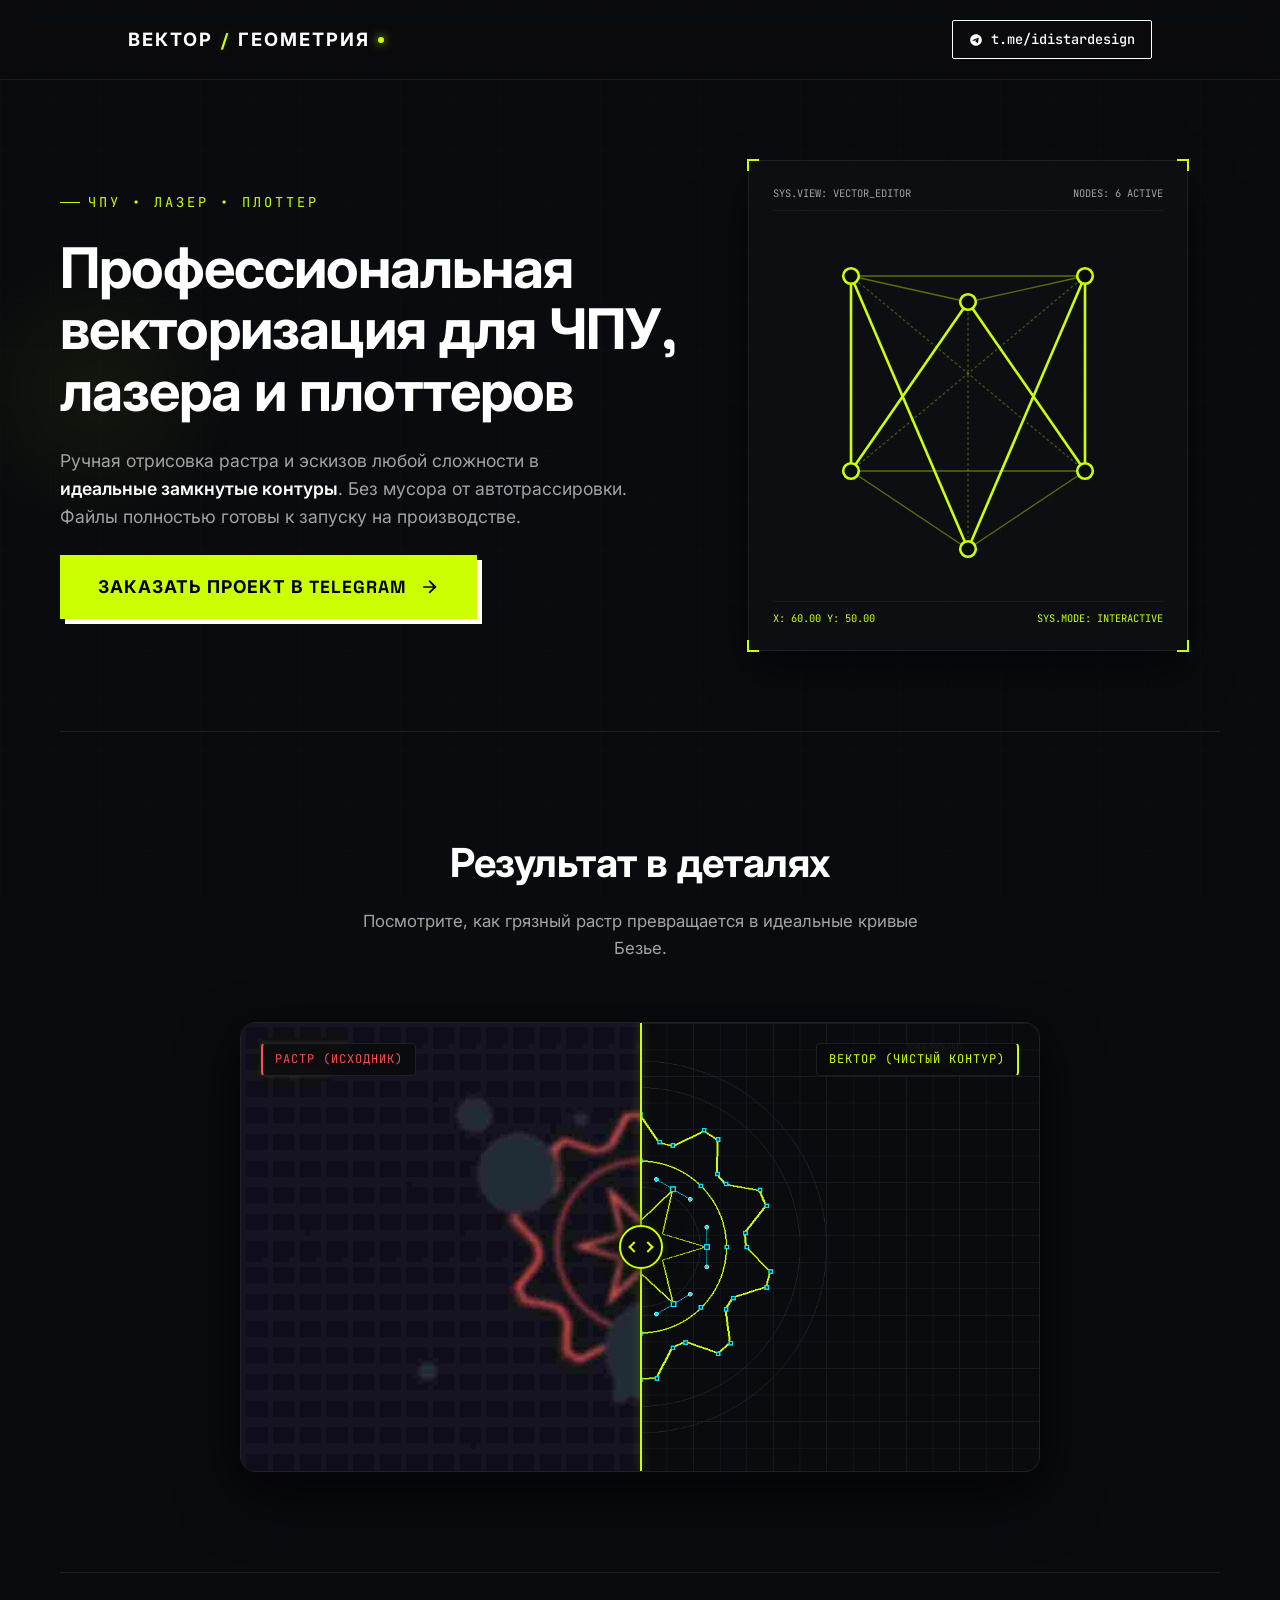
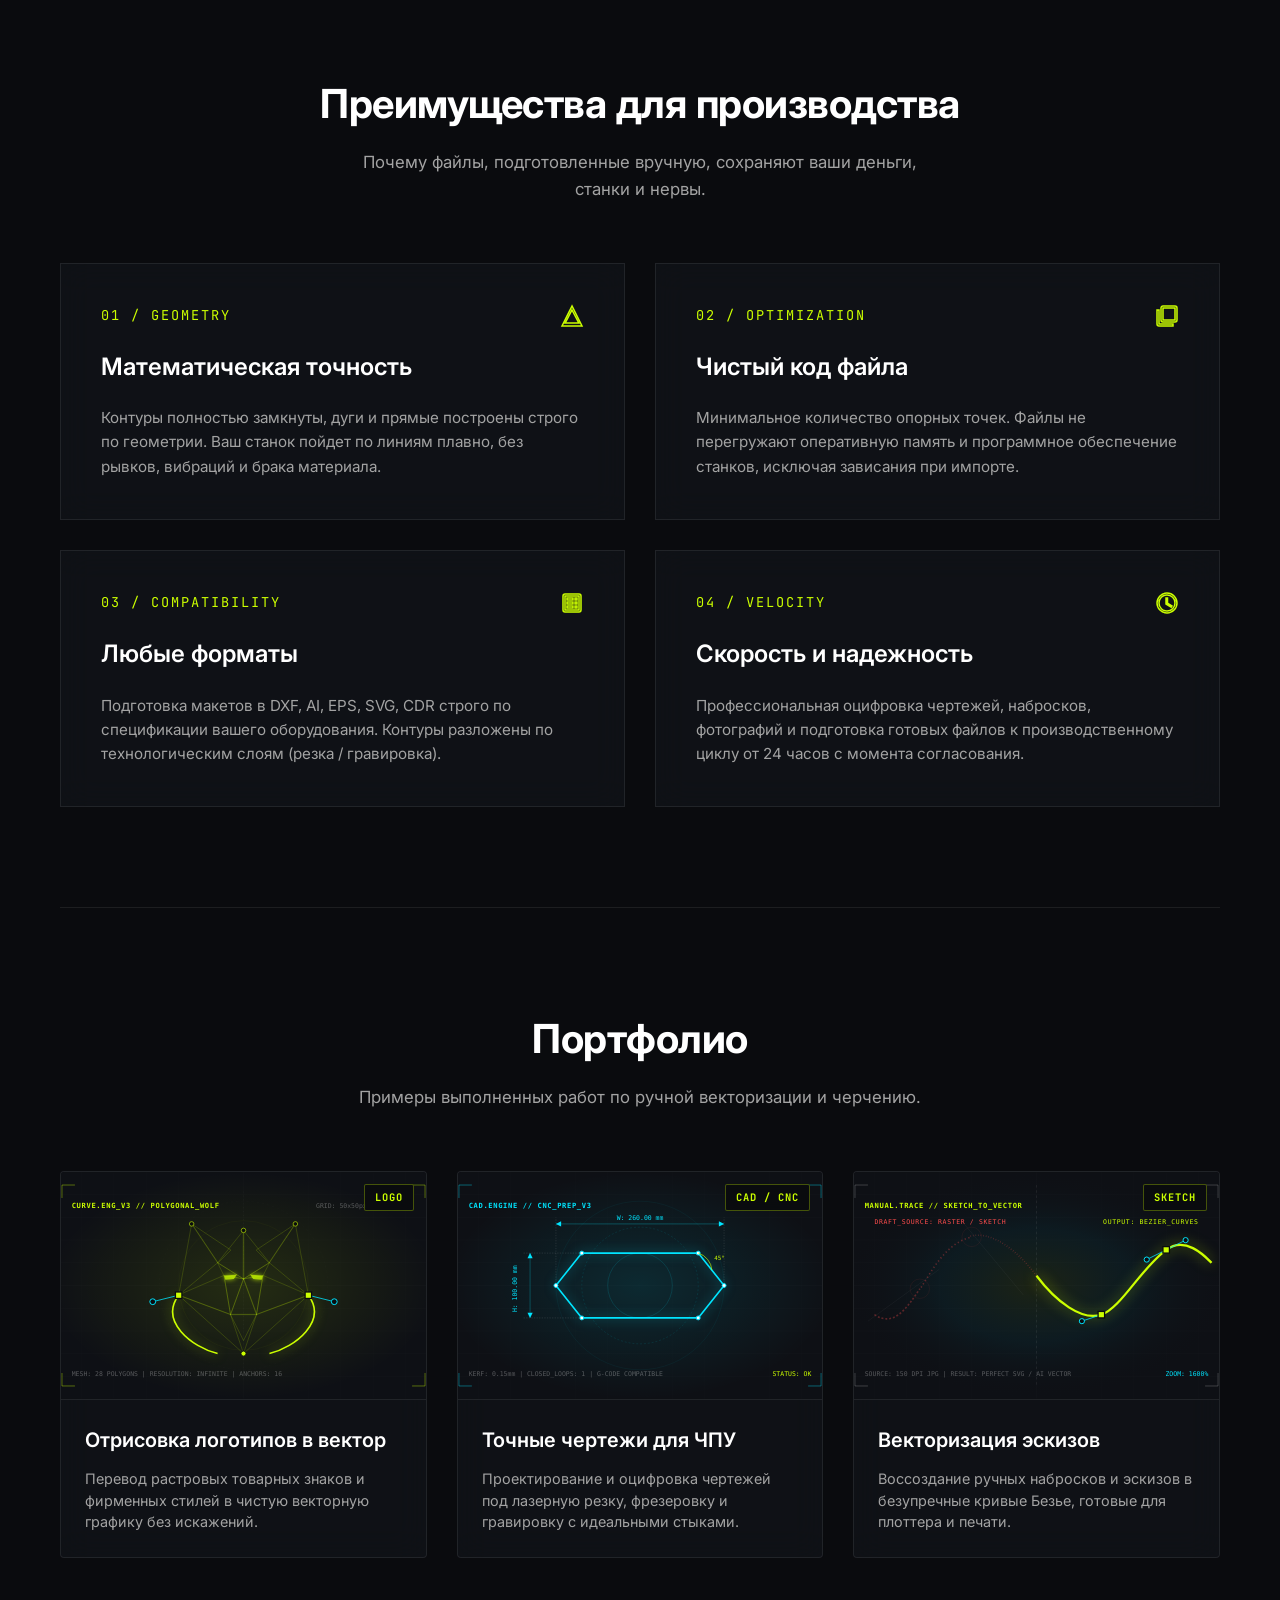
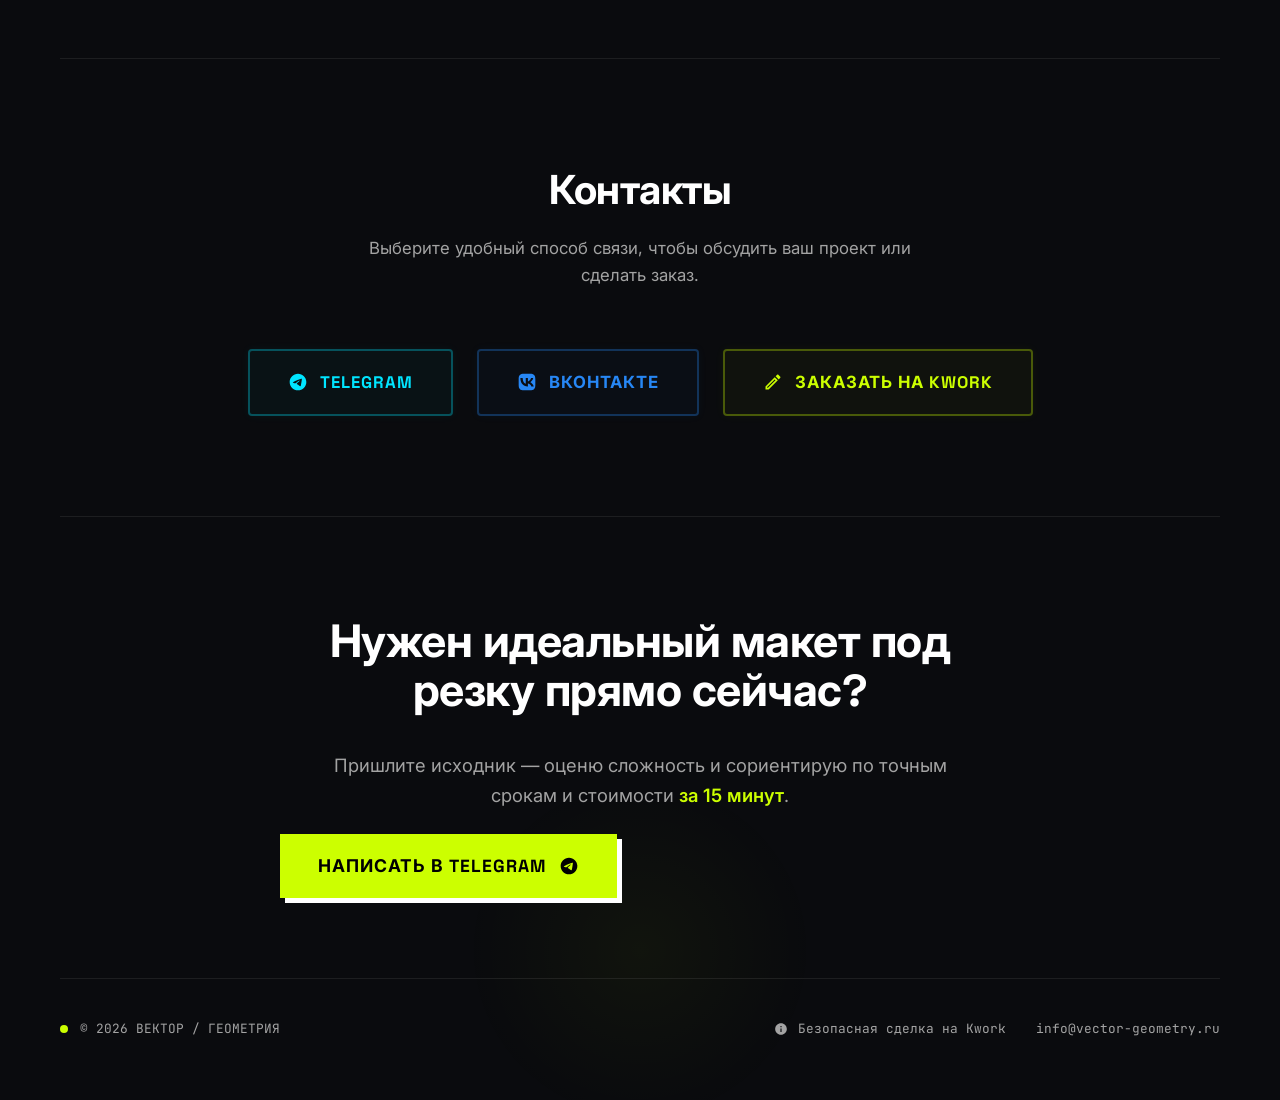
<file: vector.html>
<!DOCTYPE html>
<html lang="ru">

<head>
    <meta charset="UTF-8">
    <meta name="viewport" content="width=device-width, initial-scale=1.0">
    <title>ВЕКТОР / ГЕОМЕТРИЯ — Профессиональная векторизация для ЧПУ, лазера и плоттеров</title>
    <meta name="description"
        content="Ручная отрисовка растра и эскизов любой сложности в идеальные замкнутые контуры для ЧПУ, лазера и плоттеров. Без мусора и автотрассировки.">

    <!-- Google Fonts -->
    <link rel="preconnect" href="https://fonts.googleapis.com">
    <link rel="preconnect" href="https://fonts.gstatic.com" crossorigin>
    <link
        href="https://fonts.googleapis.com/css2?family=Inter:wght@300;400;500;600;700&family=JetBrains+Mono:wght@400;500;700&family=Space+Grotesk:wght@400;500;600;700&display=swap"
        rel="stylesheet">

    <style>
        /* CSS Reset & Variables */
        *,
        *::before,
        *::after {
            box-sizing: border-box;
            margin: 0;
            padding: 0;
        }

        :root {
            /* Theme Colors - Cyber Tech Minimalist */
            --bg-deep: #0a0b0e;
            --bg-surface: rgba(18, 20, 26, 0.7);
            --bg-surface-opaque: #12141a;
            --accent: #ccff00;
            /* Cyber Lime */
            --accent-glow: rgba(204, 255, 0, 0.2);
            --accent-glow-strong: rgba(204, 255, 0, 0.4);
            --text-primary: #ffffff;
            --text-secondary: #a3a3a3;
            --text-dark: #000000;
            --vector-blue: #00e5ff;
            /* Cyan for anchor handles */
            --vector-blue-glow: rgba(0, 229, 255, 0.3);

            --border-thin: 1px solid rgba(255, 255, 255, 0.08);
            --border-accent: 1px solid rgba(204, 255, 0, 0.3);

            --font-headings: 'Space Grotesk', 'Inter', sans-serif;
            --font-body: 'Inter', sans-serif;
            --font-mono: 'JetBrains Mono', monospace;

            --transition-smooth: all 0.3s cubic-bezier(0.16, 1, 0.3, 1);
            --transition-bounce: all 0.4s cubic-bezier(0.175, 0.885, 0.32, 1.275);
        }

        body {
            background-color: var(--bg-deep);
            color: var(--text-primary);
            font-family: var(--font-body);
            line-height: 1.6;
            overflow-x: hidden;
            position: relative;
            -webkit-font-smoothing: antialiased;
        }

        /* Subtle CAD Technical Grid Background */
        body::before {
            content: '';
            position: fixed;
            top: 0;
            left: 0;
            width: 100vw;
            height: 100vh;
            background-image:
                linear-gradient(rgba(255, 255, 255, 0.012) 1px, transparent 1px),
                linear-gradient(90deg, rgba(255, 255, 255, 0.012) 1px, transparent 1px);
            background-size: 50px 50px;
            pointer-events: none;
            z-index: -1;
        }

        /* Header Styles */
        header {
            position: fixed;
            top: 0;
            left: 0;
            width: 100%;
            height: 80px;
            backdrop-filter: blur(12px);
            -webkit-backdrop-filter: blur(12px);
            background-color: rgba(10, 11, 14, 0.8);
            border-bottom: var(--border-thin);
            z-index: 100;
            display: flex;
            align-items: center;
            justify-content: space-between;
            padding: 0 10%;
        }

        .logo {
            font-family: var(--font-headings);
            font-weight: 700;
            font-size: 1.15rem;
            letter-spacing: 2px;
            text-decoration: none;
            color: var(--text-primary);
            display: flex;
            align-items: center;
            gap: 8px;
        }

        .logo span {
            color: var(--accent);
            text-shadow: 0 0 10px var(--accent-glow);
        }

        .logo-dot {
            width: 6px;
            height: 6px;
            background-color: var(--accent);
            box-shadow: 0 0 10px var(--accent);
            border-radius: 50%;
        }

        /* Sleek Technical Link Buttons */
        .btn-telegram-header {
            font-family: var(--font-mono);
            font-size: 0.85rem;
            font-weight: 500;
            text-decoration: none;
            color: var(--text-primary);
            background-color: transparent;
            border: 1px solid var(--text-primary);
            padding: 8px 16px;
            border-radius: 2px;
            display: flex;
            align-items: center;
            gap: 8px;
            transition: var(--transition-smooth);
        }

        .btn-telegram-header:hover {
            color: var(--text-dark);
            background-color: var(--text-primary);
            box-shadow: 0 0 15px rgba(255, 255, 255, 0.2);
            border-color: var(--text-primary);
        }

        .btn-telegram-header svg {
            fill: currentColor;
            width: 14px;
            height: 14px;
        }

        /* Main Container Layout */
        main {
            padding-top: 120px;
            max-width: 1200px;
            margin: 0 auto;
            padding-left: 20px;
            padding-right: 20px;
        }

        /* Hero Section */
        .hero {
            display: grid;
            grid-template-columns: 1.1fr 0.9fr;
            gap: 40px;
            align-items: center;
            min-height: calc(80vh - 120px);
            padding: 40px 0 80px 0;
            border-bottom: var(--border-thin);
            position: relative;
        }

        /* Ambient Cyber Glow behind hero */
        .hero::after {
            content: '';
            position: absolute;
            top: 20%;
            left: -10%;
            width: 300px;
            height: 300px;
            background: radial-gradient(circle, rgba(204, 255, 0, 0.05) 0%, transparent 70%);
            pointer-events: none;
            z-index: -1;
        }

        .hero-content {
            display: flex;
            flex-direction: column;
            gap: 24px;
        }

        .tagline {
            font-family: var(--font-mono);
            font-size: 0.85rem;
            color: var(--accent);
            text-transform: uppercase;
            letter-spacing: 3px;
            display: flex;
            align-items: center;
            gap: 8px;
        }

        .tagline::before {
            content: '';
            width: 20px;
            height: 1px;
            background-color: var(--accent);
        }

        h1 {
            font-family: var(--font-headings);
            font-weight: 700;
            font-size: 3.5rem;
            line-height: 1.1;
            letter-spacing: -1px;
            color: var(--text-primary);
        }

        .hero h1 span {
            color: var(--text-primary);
            -webkit-text-stroke: 1px rgba(255, 255, 255, 0.4);
            text-stroke: 1px rgba(255, 255, 255, 0.4);
            color: transparent;
        }

        .hero-subtitle {
            font-size: 1.1rem;
            color: var(--text-secondary);
            max-width: 580px;
            line-height: 1.6;
        }

        .hero-subtitle strong {
            color: var(--text-primary);
            font-weight: 600;
        }

        /* Brutalist Button Style */
        .btn-cta {
            align-self: flex-start;
            font-family: var(--font-headings);
            font-size: 1.1rem;
            font-weight: 700;
            color: var(--text-dark);
            background-color: var(--accent);
            border: 2px solid var(--accent);
            padding: 16px 36px;
            text-decoration: none;
            text-transform: uppercase;
            letter-spacing: 1px;
            cursor: pointer;
            position: relative;
            box-shadow: 5px 5px 0 0 var(--text-primary);
            transition: var(--transition-bounce);
            display: inline-flex;
            align-items: center;
            gap: 12px;
        }

        .btn-cta:hover {
            transform: translate(2px, 2px);
            box-shadow: 2px 2px 0 0 var(--text-primary);
            background-color: var(--accent);
        }

        .btn-cta:active {
            transform: translate(5px, 5px);
            box-shadow: 0px 0px 0 0 var(--text-primary);
        }

        .btn-cta svg {
            width: 20px;
            height: 20px;
            fill: var(--text-dark);
        }

        /* Hero Image/Graphic side */
        .hero-graphic {
            position: relative;
            display: flex;
            justify-content: center;
            align-items: center;
            height: 100%;
        }

        .cad-frame {
            border: var(--border-thin);
            width: 100%;
            aspect-ratio: 1;
            max-width: 440px;
            background-color: rgba(18, 20, 26, 0.4);
            position: relative;
            padding: 24px;
            display: flex;
            flex-direction: column;
            justify-content: space-between;
            box-shadow: 0 20px 40px rgba(0, 0, 0, 0.5);
        }

        .cad-corners::before,
        .cad-corners::after,
        .cad-frame::before,
        .cad-frame::after {
            content: '';
            position: absolute;
            width: 12px;
            height: 12px;
            border-color: var(--accent);
            border-style: solid;
            pointer-events: none;
        }

        /* CAD Frame Corners (Brutalist visual aids) */
        .cad-frame::before {
            top: -2px;
            left: -2px;
            border-width: 2px 0 0 2px;
        }

        .cad-frame::after {
            top: -2px;
            right: -2px;
            border-width: 2px 2px 0 0;
        }

        .cad-corners {
            position: absolute;
            top: 0;
            left: 0;
            width: 100%;
            height: 100%;
            pointer-events: none;
        }

        .cad-corners::before {
            bottom: -2px;
            left: -2px;
            border-width: 0 0 2px 2px;
        }

        .cad-corners::after {
            bottom: -2px;
            right: -2px;
            border-width: 0 2px 2px 0;
        }

        .cad-header {
            display: flex;
            justify-content: space-between;
            font-family: var(--font-mono);
            font-size: 0.65rem;
            color: var(--text-secondary);
            border-bottom: 1px solid rgba(255, 255, 255, 0.05);
            padding-bottom: 8px;
        }

        .cad-grid-display {
            flex-grow: 1;
            display: flex;
            justify-content: center;
            align-items: center;
            position: relative;
            overflow: hidden;
        }

        /* Simulated Radar / Sweep animation */
        .cad-grid-display::before {
            content: '';
            position: absolute;
            top: 0;
            left: -100%;
            width: 50%;
            height: 100%;
            background: linear-gradient(90deg, transparent, rgba(204, 255, 0, 0.03), transparent);
            animation: radar-sweep 6s infinite linear;
        }

        @keyframes radar-sweep {
            0% {
                left: -100%;
            }

            100% {
                left: 200%;
            }
        }

        .cad-footer-text {
            font-family: var(--font-mono);
            font-size: 0.65rem;
            color: var(--accent);
            display: flex;
            justify-content: space-between;
            border-top: 1px solid rgba(255, 255, 255, 0.05);
            padding-top: 8px;
        }

        /* Interactive Hero Geometry Styles */
        .anchor-point {
            transition: r 0.15s cubic-bezier(0.16, 1, 0.3, 1), fill 0.15s ease, stroke 0.15s ease, filter 0.15s ease;
        }

        .anchor-point:hover {
            r: 8px;
            fill: var(--accent) !important;
            stroke: #ffffff !important;
            filter: drop-shadow(0 0 6px var(--accent-glow-strong));
        }

        .anchor-point.active {
            r: 9px;
            fill: var(--accent) !important;
            stroke: #ffffff !important;
            filter: drop-shadow(0 0 10px var(--accent));
        }

        /* Portfolio Showcase (Before/After Section) */
        .showcase {
            padding: 100px 0;
            border-bottom: var(--border-thin);
            position: relative;
        }

        .section-header {
            text-align: center;
            margin-bottom: 60px;
        }

        h2 {
            font-family: var(--font-headings);
            font-size: 2.5rem;
            font-weight: 700;
            color: var(--text-primary);
            letter-spacing: -0.5px;
            margin-bottom: 12px;
        }

        .section-subtitle {
            font-size: 1.05rem;
            color: var(--text-secondary);
            max-width: 600px;
            margin: 0 auto;
        }

        /* The Custom Interactive Comparison Slider */
        .slider-wrapper {
            max-width: 800px;
            margin: 0 auto;
            position: relative;
            border: var(--border-thin);
            border-radius: 16px;
            box-shadow: 0 25px 60px rgba(0, 0, 0, 0.6), 0 0 40px rgba(0, 0, 0, 0.3);
            aspect-ratio: 16 / 9;
            background-color: #0e0f13;
            overflow: hidden;
            user-select: none;
            -webkit-user-select: none;
        }

        .slider-img {
            position: absolute;
            top: 0;
            left: 0;
            width: 100%;
            height: 100%;
            object-fit: cover;
            pointer-events: none;
        }

        .slider-after-container {
            position: absolute;
            top: 0;
            left: 0;
            width: 50%;
            height: 100%;
            overflow: hidden;
            z-index: 2;
        }

        .img-before {
            z-index: 1;
        }

        .img-after {
            z-index: 2;
            width: 800px;
            max-width: none;
            height: 100%;
            object-fit: cover;
        }

        .slider-separator {
            position: absolute;
            top: 0;
            bottom: 0;
            left: 50%;
            width: 2px;
            background-color: var(--accent);
            z-index: 3;
            pointer-events: none;
            box-shadow: 0 0 10px var(--accent-glow-strong);
        }

        .slider-handle-btn {
            position: absolute;
            top: 50%;
            left: 50%;
            transform: translate(-50%, -50%);
            width: 44px;
            height: 44px;
            background-color: var(--bg-deep);
            border: 2px solid var(--accent);
            border-radius: 50%;
            display: flex;
            align-items: center;
            justify-content: center;
            box-shadow: 0 0 20px rgba(0, 0, 0, 0.8), 0 0 10px var(--accent-glow);
            transition: transform 0.15s ease, border-color 0.15s ease, box-shadow 0.15s ease;
        }

        .slider-arrows {
            position: relative;
            width: 14px;
            height: 14px;
        }

        .slider-arrows::before,
        .slider-arrows::after {
            content: '';
            position: absolute;
            top: 50%;
            transform: translateY(-50%) rotate(45deg);
            width: 8px;
            height: 8px;
            border-style: solid;
            border-color: var(--accent);
            transition: border-color 0.15s ease;
        }

        .slider-arrows::before {
            left: -4px;
            border-width: 0 0 2px 2px;
        }

        .slider-arrows::after {
            right: -4px;
            border-width: 2px 2px 0 0;
        }

        .slider-range-input {
            position: absolute;
            top: 0;
            left: 0;
            width: 100%;
            height: 100%;
            opacity: 0;
            cursor: ew-resize;
            z-index: 4;
        }

        /* Hover styles on handle and arrows when range input is hovered */
        .slider-range-input:hover~.slider-separator .slider-handle-btn {
            transform: translate(-50%, -50%) scale(1.1);
            border-color: #ffffff;
            box-shadow: 0 0 25px rgba(255, 255, 255, 0.2), 0 0 10px rgba(255, 255, 255, 0.4);
        }

        .slider-range-input:hover~.slider-separator .slider-arrows::before,
        .slider-range-input:hover~.slider-separator .slider-arrows::after {
            border-color: #ffffff;
        }

        /* Glassmorphic Tech Labels */
        .slider-label {
            position: absolute;
            top: 20px;
            font-family: var(--font-mono);
            font-size: 0.75rem;
            padding: 6px 12px;
            background-color: rgba(10, 11, 14, 0.85);
            backdrop-filter: blur(8px);
            border: var(--border-thin);
            z-index: 3;
            letter-spacing: 1px;
            pointer-events: none;
            border-radius: 4px;
        }

        .slider-label.before {
            left: 20px;
            border-left: 2px solid #ff4d4d;
            color: #ff4d4d;
        }

        .slider-label.after {
            right: 20px;
            border-right: 2px solid var(--accent);
            color: var(--accent);
        }

        /* Features Section (Card Grid) */
        .features {
            padding: 100px 0;
            border-bottom: var(--border-thin);
            position: relative;
        }

        .features-grid {
            display: grid;
            grid-template-columns: repeat(2, 1fr);
            gap: 30px;
        }

        /* Glassmorphic Card Styling */
        .feature-card {
            background: var(--bg-surface);
            backdrop-filter: blur(16px);
            -webkit-backdrop-filter: blur(16px);
            border: var(--border-thin);
            padding: 40px;
            display: flex;
            flex-direction: column;
            gap: 20px;
            position: relative;
            overflow: hidden;
            transition: var(--transition-smooth);
        }

        .feature-card::before {
            content: '';
            position: absolute;
            top: 0;
            left: 0;
            width: 100%;
            height: 100%;
            background: linear-gradient(135deg, rgba(204, 255, 0, 0.05) 0%, transparent 50%);
            opacity: 0;
            transition: var(--transition-smooth);
            pointer-events: none;
        }

        .feature-card:hover {
            border: var(--border-accent);
            transform: translateY(-5px);
            box-shadow: 0 15px 35px rgba(204, 255, 0, 0.03), 0 0 2px rgba(204, 255, 0, 0.2);
        }

        .feature-card:hover::before {
            opacity: 1;
        }

        .card-number {
            font-family: var(--font-mono);
            font-size: 0.85rem;
            color: var(--accent);
            letter-spacing: 2px;
            display: flex;
            align-items: center;
            justify-content: space-between;
        }

        .card-number svg {
            width: 24px;
            height: 24px;
            stroke: var(--accent);
            stroke-width: 1.5;
            fill: none;
        }

        h3 {
            font-family: var(--font-headings);
            font-size: 1.5rem;
            font-weight: 600;
            color: var(--text-primary);
        }

        .feature-card p {
            color: var(--text-secondary);
            font-size: 0.95rem;
            line-height: 1.6;
        }

        /* Call-To-Action & Footer Section */
        .footer-cta {
            padding: 100px 0 60px 0;
            display: flex;
            flex-direction: column;
            align-items: center;
            text-align: center;
            gap: 40px;
            position: relative;
        }

        /* Glow orb in footer background */
        .footer-cta::before {
            content: '';
            position: absolute;
            bottom: 0%;
            left: 50%;
            transform: translate(-50%, 0);
            width: 400px;
            height: 300px;
            background: radial-gradient(circle, rgba(204, 255, 0, 0.04) 0%, transparent 70%);
            pointer-events: none;
            z-index: -1;
        }

        .cta-box {
            max-width: 720px;
            display: flex;
            flex-direction: column;
            gap: 24px;
            align-items: center;
        }

        .cta-box h2 {
            font-size: 2.8rem;
            line-height: 1.1;
        }

        .cta-box p {
            font-size: 1.15rem;
            color: var(--text-secondary);
            max-width: 620px;
        }

        .cta-box p strong {
            color: var(--accent);
            font-weight: 600;
        }

        /* Footer links area */
        .footer-nav {
            width: 100%;
            border-top: var(--border-thin);
            padding-top: 40px;
            margin-top: 40px;
            display: flex;
            justify-content: space-between;
            align-items: center;
            font-family: var(--font-mono);
            font-size: 0.8rem;
            color: var(--text-secondary);
        }

        .footer-links {
            display: flex;
            gap: 30px;
        }

        .footer-link {
            color: var(--text-secondary);
            text-decoration: none;
            transition: var(--transition-smooth);
            display: flex;
            align-items: center;
            gap: 6px;
        }

        .footer-link:hover {
            color: var(--accent);
        }

        .footer-copyright {
            display: flex;
            align-items: center;
            gap: 12px;
        }

        .indicator-dot {
            width: 8px;
            height: 8px;
            background-color: var(--accent);
            border-radius: 50%;
            animation: pulse-glow 2s infinite ease-in-out;
        }

        @keyframes pulse-glow {
            0% {
                opacity: 0.3;
                box-shadow: 0 0 0 0 rgba(204, 255, 0, 0);
            }

            50% {
                opacity: 1;
                box-shadow: 0 0 8px 2px var(--accent-glow-strong);
            }

            100% {
                opacity: 0.3;
                box-shadow: 0 0 0 0 rgba(204, 255, 0, 0);
            }
        }

        /* SVG Pixelate Filter definitions */
        .svg-filters {
            position: absolute;
            width: 0;
            height: 0;
            visibility: hidden;
        }

        /* Portfolio Section */
        .portfolio {
            padding: 100px 0;
            border-bottom: var(--border-thin);
            position: relative;
        }

        .portfolio-grid {
            display: grid;
            grid-template-columns: repeat(3, 1fr);
            gap: 30px;
            margin-top: 40px;
        }

        .portfolio-card {
            background: var(--bg-surface);
            backdrop-filter: blur(16px);
            -webkit-backdrop-filter: blur(16px);
            border: var(--border-thin);
            border-radius: 4px;
            display: flex;
            flex-direction: column;
            overflow: hidden;
            transition: var(--transition-smooth);
            position: relative;
        }

        .portfolio-card::before {
            content: '';
            position: absolute;
            top: 0;
            left: 0;
            width: 100%;
            height: 100%;
            background: linear-gradient(135deg, rgba(204, 255, 0, 0.03) 0%, transparent 60%);
            opacity: 0;
            transition: var(--transition-smooth);
            pointer-events: none;
            z-index: 1;
        }

        .portfolio-card:hover {
            border: var(--border-accent);
            transform: translateY(-5px);
            box-shadow: 0 15px 35px rgba(204, 255, 0, 0.04), 0 0 15px rgba(204, 255, 0, 0.15);
        }

        .portfolio-card:hover::before {
            opacity: 1;
        }

        .portfolio-img-wrapper {
            position: relative;
            width: 100%;
            aspect-ratio: 16 / 10;
            overflow: hidden;
            border-bottom: var(--border-thin);
        }

        .portfolio-img {
            width: 100%;
            height: 100%;
            object-fit: cover;
            transition: var(--transition-smooth);
        }

        .portfolio-card:hover .portfolio-img {
            transform: scale(1.04);
        }

        .portfolio-tag {
            position: absolute;
            top: 12px;
            right: 12px;
            font-family: var(--font-mono);
            font-size: 0.65rem;
            font-weight: 700;
            color: var(--accent);
            background-color: rgba(10, 11, 14, 0.85);
            backdrop-filter: blur(8px);
            border: var(--border-accent);
            padding: 4px 10px;
            border-radius: 2px;
            letter-spacing: 1px;
            z-index: 2;
        }

        .portfolio-card-content {
            padding: 24px;
            display: flex;
            flex-direction: column;
            gap: 12px;
            flex-grow: 1;
        }

        .portfolio-card h3 {
            font-family: var(--font-headings);
            font-size: 1.25rem;
            font-weight: 600;
            color: var(--text-primary);
        }

        .portfolio-card p {
            color: var(--text-secondary);
            font-size: 0.9rem;
            line-height: 1.5;
        }

        /* Contacts Section */
        .contacts {
            padding: 100px 0;
            border-bottom: var(--border-thin);
            position: relative;
        }

        .contacts-grid {
            display: flex;
            justify-content: center;
            align-items: center;
            gap: 24px;
            flex-wrap: wrap;
            margin-top: 40px;
        }

        .contact-btn {
            font-family: var(--font-headings);
            font-size: 1.05rem;
            font-weight: 700;
            text-transform: uppercase;
            text-decoration: none;
            letter-spacing: 1px;
            padding: 18px 38px;
            border-radius: 4px;
            display: inline-flex;
            align-items: center;
            gap: 12px;
            transition: var(--transition-bounce);
            cursor: pointer;
            box-sizing: border-box;
        }

        .contact-icon {
            width: 20px;
            height: 20px;
            fill: currentColor;
        }

        /* Telegram Neon Button */
        .btn-tg {
            color: #00e5ff;
            background-color: rgba(0, 229, 255, 0.03);
            border: 2px solid rgba(0, 229, 255, 0.3);
            box-shadow: 0 0 10px rgba(0, 229, 255, 0.05);
        }

        .btn-tg:hover {
            color: var(--bg-deep);
            background-color: #00e5ff;
            border-color: #00e5ff;
            box-shadow: 0 0 25px rgba(0, 229, 255, 0.5);
            transform: translateY(-3px);
        }

        /* VK Neon Button */
        .btn-vk {
            color: #2787f5;
            background-color: rgba(39, 135, 245, 0.03);
            border: 2px solid rgba(39, 135, 245, 0.3);
            box-shadow: 0 0 10px rgba(39, 135, 245, 0.05);
        }

        .btn-vk:hover {
            color: var(--text-primary);
            background-color: #2787f5;
            border-color: #2787f5;
            box-shadow: 0 0 25px rgba(39, 135, 245, 0.5);
            transform: translateY(-3px);
        }

        /* Kwork Neon Button */
        .btn-kwork {
            color: var(--accent);
            background-color: rgba(204, 255, 0, 0.03);
            border: 2px solid rgba(204, 255, 0, 0.3);
            box-shadow: 0 0 10px rgba(204, 255, 0, 0.05);
        }

        .btn-kwork:hover {
            color: var(--bg-deep);
            background-color: var(--accent);
            border-color: var(--accent);
            box-shadow: 0 0 25px rgba(204, 255, 0, 0.5);
            transform: translateY(-3px);
        }

        /* Responsive Styles */
        @media (max-width: 968px) {
            h1 {
                font-size: 2.8rem;
            }

            .hero {
                grid-template-columns: 1fr;
                gap: 50px;
                padding-bottom: 60px;
            }

            .hero-graphic {
                order: -1;
                /* Display graphic above text on tablet */
            }

            .cad-frame {
                max-width: 100%;
            }

            .features-grid {
                grid-template-columns: 1fr;
            }

            .portfolio-grid {
                grid-template-columns: repeat(2, 1fr);
                gap: 24px;
            }
        }

        @media (max-width: 640px) {
            header {
                padding: 0 20px;
            }

            main {
                padding-top: 100px;
            }

            h1 {
                font-size: 2.2rem;
            }

            h2 {
                font-size: 1.8rem;
            }

            .cta-box h2 {
                font-size: 2rem;
            }

            .btn-cta {
                width: 100%;
                justify-content: center;
                font-size: 1rem;
                padding: 14px 24px;
            }

            .feature-card {
                padding: 24px;
            }

            .footer-nav {
                flex-direction: column;
                gap: 20px;
                align-items: flex-start;
            }

            .footer-links {
                flex-direction: column;
                gap: 15px;
            }

            .slider-wrapper {
                aspect-ratio: 16 / 9;
            }

            .slider-label {
                font-size: 0.65rem;
                top: 10px;
            }

            .slider-label.before {
                left: 10px;
            }

            .slider-label.after {
                right: 10px;
            }

            .portfolio-grid {
                grid-template-columns: 1fr;
                gap: 20px;
            }

            .contacts-grid {
                flex-direction: column;
                gap: 16px;
                width: 100%;
            }

            .contact-btn {
                width: 100%;
                justify-content: center;
                padding: 16px 24px;
                font-size: 0.95rem;
            }

            .portfolio {
                padding: 60px 0;
            }

            .contacts {
                padding: 60px 0;
            }
        }
    </style>
</head>

<body>

    <!-- SVG Pixelation / Compression Filter -->
    <svg class="svg-filters">
        <defs>
            <filter id="raster-pixelate" x="0%" y="0%" width="100%" height="100%">
                <!-- Blur SVG path to merge coordinates -->
                <feGaussianBlur in="SourceGraphic" stdDeviation="4.5" result="blurred" />

                <!-- Use a threshold filter to create hard jagged edges -->
                <feComponentTransfer in="blurred" result="posterized">
                    <feFuncA type="discrete" tableValues="0 0 0 0.8 1 1 1 1" />
                </feComponentTransfer>

                <!-- Inject low frequency turbulence noise to make curves uneven/lumpy -->
                <feTurbulence type="fractalNoise" baseFrequency="0.06" numOctaves="2" result="noise" />
                <feDisplacementMap in="posterized" in2="noise" scale="12" xChannelSelector="R" yChannelSelector="G"
                    result="displaced" />

                <!-- Slightly blend color with noise to look like a scanned JPEG -->
                <feColorMatrix type="matrix" values="
                    0.8 0 0 0 0.1
                    0   0.3 0 0 0.1
                    0   0   0.3 0 0.1
                    0   0   0   1 0" />
            </filter>
        </defs>
    </svg>

    <!-- Header -->
    <header>
        <a href="#" class="logo">
            ВЕКТОР <span class="logo-divider">/</span> ГЕОМЕТРИЯ
            <div class="logo-dot"></div>
        </a>
        <a href="https://t.me/idistardesign" target="_blank" rel="noopener noreferrer" class="btn-telegram-header">
            <svg viewBox="0 0 24 24">
                <path
                    d="M12 2C6.48 2 2 6.48 2 12s4.48 10 10 10 10-4.48 10-10S17.52 2 12 2zm4.64 6.8c-.15 1.58-.8 5.42-1.13 7.19-.14.75-.42 1-.68 1.03-.58.05-1.02-.38-1.58-.75-.88-.58-1.38-.94-2.23-1.5-.99-.65-.35-1.01.22-1.59.15-.15 2.71-2.48 2.76-2.69a.2.2 0 0 0-.05-.18c-.06-.05-.14-.03-.21-.02-.09.02-1.49.95-4.22 2.79-.4.27-.76.41-1.08.4-.36-.01-1.04-.2-1.55-.37-.63-.2-1.12-.31-1.08-.66.02-.18.27-.36.74-.55 2.92-1.27 4.86-2.11 5.83-2.51 2.78-1.16 3.35-1.36 3.73-1.37.08 0 .27.02.39.12.1.08.13.19.14.27-.01.06.01.24 0 .24z" />
            </svg>
            t.me/idistardesign
        </a>
    </header>

    <!-- Main Container -->
    <main>

        <!-- Hero Section -->
        <section class="hero">
            <div class="hero-content">
                <div class="tagline">ЧПУ • Лазер • Плоттер</div>
                <h1>Профессиональная векторизация для ЧПУ, лазера и плоттеров</h1>
                <p class="hero-subtitle">
                    Ручная отрисовка растра и эскизов любой сложности в <strong>идеальные замкнутые контуры</strong>.
                    Без мусора от автотрассировки. Файлы полностью готовы к запуску на производстве.
                </p>
                <a href="https://t.me/idistardesign" target="_blank" rel="noopener noreferrer" class="btn-cta">
                    Заказать проект в Telegram
                    <svg viewBox="0 0 24 24">
                        <path d="M5 13h11.86l-5.43 5.43 1.42 1.42L21.14 12l-8.29-8.29-1.42 1.42L16.86 11H5v2z" />
                    </svg>
                </a>
            </div>

            <div class="hero-graphic">
                <div class="cad-frame">
                    <div class="cad-corners"></div>
                    <div class="cad-header">
                        <span>SYS.VIEW: VECTOR_EDITOR</span>
                        <span>NODES: 6 ACTIVE</span>
                    </div>

                    <div class="cad-grid-display">
                        <!-- Clean, minimalist interactive vector SVG -->
                        <svg id="interactive-svg" viewBox="0 0 300 300" width="100%" height="100%"
                            style="overflow: visible; cursor: default;">
                            <!-- Connection lines / geometric vector paths -->
                            <path id="outer-poly" d="" stroke="var(--accent)" stroke-width="2" fill="none"
                                stroke-linejoin="round" />
                            <path id="tri-1" d="" stroke="rgba(204, 255, 0, 0.4)" stroke-width="1" fill="none"
                                stroke-linejoin="round" />
                            <path id="tri-2" d="" stroke="rgba(204, 255, 0, 0.4)" stroke-width="1" fill="none"
                                stroke-linejoin="round" />

                            <!-- Internal connection dashed wireframe spokes -->
                            <line id="spoke-1" x1="0" y1="0" x2="0" y2="0" stroke="rgba(204, 255, 0, 0.3)"
                                stroke-width="1" stroke-dasharray="2 2" />
                            <line id="spoke-2" x1="0" y1="0" x2="0" y2="0" stroke="rgba(204, 255, 0, 0.3)"
                                stroke-width="1" stroke-dasharray="2 2" />
                            <line id="spoke-3" x1="0" y1="0" x2="0" y2="0" stroke="rgba(204, 255, 0, 0.3)"
                                stroke-width="1" stroke-dasharray="2 2" />

                            <!-- Interactive Anchor Nodes -->
                            <circle class="anchor-point" data-index="0" cx="60" cy="50" r="6" stroke="var(--accent)"
                                stroke-width="2" fill="#0a0b0e" cursor="move" />
                            <circle class="anchor-point" data-index="1" cx="60" cy="200" r="6" stroke="var(--accent)"
                                stroke-width="2" fill="#0a0b0e" cursor="move" />
                            <circle class="anchor-point" data-index="2" cx="150" cy="70" r="6" stroke="var(--accent)"
                                stroke-width="2" fill="#0a0b0e" cursor="move" />
                            <circle class="anchor-point" data-index="3" cx="240" cy="200" r="6" stroke="var(--accent)"
                                stroke-width="2" fill="#0a0b0e" cursor="move" />
                            <circle class="anchor-point" data-index="4" cx="240" cy="50" r="6" stroke="var(--accent)"
                                stroke-width="2" fill="#0a0b0e" cursor="move" />
                            <circle class="anchor-point" data-index="5" cx="150" cy="260" r="6" stroke="var(--accent)"
                                stroke-width="2" fill="#0a0b0e" cursor="move" />
                        </svg>
                    </div>

                    <div class="cad-footer-text">
                        <span id="cad-coords">X: 60.00 Y: 50.00</span>
                        <span>SYS.MODE: INTERACTIVE</span>
                    </div>
                </div>
            </div>
        </section>

        <!-- Portfolio Showcase (Before/After Section) -->
        <section class="showcase" id="showcase">
            <div class="section-header">
                <h2>Результат в деталях</h2>
                <p class="section-subtitle">Посмотрите, как грязный растр превращается в идеальные кривые Безье.</p>
            </div>

            <!-- Interative Comparison Slider -->
            <div class="slider-wrapper" id="sliderContainer">
                <!-- Bottom Image: Clean Vector Output -->
                <img src="after.png" alt="Clean Vector Output" class="slider-img img-before">

                <!-- Top Image Container (with overflow: hidden) -->
                <div class="slider-after-container" id="afterContainer">
                    <!-- Top Image: Client Raster Draft -->
                    <img src="before.jpg" alt="Client Raster Draft" class="slider-img img-after" id="afterImage">
                </div>

                <!-- Visual Divider Line and Handle -->
                <div class="slider-separator" id="sliderSeparator">
                    <div class="slider-handle-btn">
                        <div class="slider-arrows"></div>
                    </div>
                </div>

                <!-- Invisible overlay input range for smooth native mouse/touch tracking -->
                <input type="range" min="0" max="100" value="50" class="slider-range-input" id="sliderRange">

                <!-- Glassmorphic Tech Labels -->
                <div class="slider-label before">РАСТР (ИСХОДНИК)</div>
                <div class="slider-label after">ВЕКТОР (ЧИСТЫЙ КОНТУР)</div>
            </div>
        </section>

        <!-- Features Section -->
        <section class="features">
            <div class="section-header">
                <h2>Преимущества для производства</h2>
                <p class="section-subtitle">Почему файлы, подготовленные вручную, сохраняют ваши деньги, станки и нервы.
                </p>
            </div>

            <div class="features-grid">
                <!-- Card 1 -->
                <div class="feature-card">
                    <div class="card-number">
                        <span>01 / GEOMETRY</span>
                        <svg viewBox="0 0 24 24">
                            <path d="M12 2L2 22h20L12 2zm0 3.99L18.8 19H5.2L12 5.99z" />
                        </svg>
                    </div>
                    <h3>Математическая точность</h3>
                    <p>Контуры полностью замкнуты, дуги и прямые построены строго по геометрии. Ваш станок пойдет по
                        линиям плавно, без рывков, вибраций и брака материала.</p>
                </div>

                <!-- Card 2 -->
                <div class="feature-card">
                    <div class="card-number">
                        <span>02 / OPTIMIZATION</span>
                        <svg viewBox="0 0 24 24">
                            <path
                                d="M4 6H2v14c0 1.1.9 2 2 2h14v-2H4V6zm16-4H8c-1.1 0-2 .9-2 2v12c0 1.1.9 2 2 2h12c1.1 0 2-.9 2-2V4c0-1.1-.9-2-2-2zm0 14H8V4h12v12z" />
                        </svg>
                    </div>
                    <h3>Чистый код файла</h3>
                    <p>Минимальное количество опорных точек. Файлы не перегружают оперативную память и программное
                        обеспечение станков, исключая зависания при импорте.</p>
                </div>

                <!-- Card 3 -->
                <div class="feature-card">
                    <div class="card-number">
                        <span>03 / COMPATIBILITY</span>
                        <svg viewBox="0 0 24 24">
                            <path
                                d="M19 3H5c-1.1 0-2 .9-2 2v14c0 1.1.9 2 2 2h14c1.1 0 2-.9 2-2V5c0-1.1-.9-2-2-2zm0 16H5V5h14v14zm-4-4h2v2h-2v-2zm0-4h2v2h-2v-2zm0-4h2v2h-2V7zm-8 8h6v2H7v-2zm0-4h6v2H7v-2zm0-4h6v2H7V7z" />
                        </svg>
                    </div>
                    <h3>Любые форматы</h3>
                    <p>Подготовка макетов в DXF, AI, EPS, SVG, CDR строго по спецификации вашего оборудования. Контуры
                        разложены по технологическим слоям (резка / гравировка).</p>
                </div>

                <!-- Card 4 -->
                <div class="feature-card">
                    <div class="card-number">
                        <span>04 / VELOCITY</span>
                        <svg viewBox="0 0 24 24">
                            <path
                                d="M11.99 2C6.47 2 2 6.48 2 12s4.47 10 9.99 10C17.52 22 22 17.52 22 12S17.52 2 11.99 2zM12 20c-4.42 0-8-3.58-8-8s3.58-8 8-8 8 3.58 8 8-3.58 8-8 8zm.5-13H11v6l5.25 3.15.75-1.23-4.5-2.67z" />
                        </svg>
                    </div>
                    <h3>Скорость и надежность</h3>
                    <p>Профессиональная оцифровка чертежей, набросков, фотографий и подготовка готовых файлов к
                        производственному циклу от 24 часов с момента согласования.</p>
                </div>
            </div>
        </section>

        <!-- Portfolio Section -->
        <section class="portfolio" id="portfolio">
            <div class="section-header">
                <h2>Портфолио</h2>
                <p class="section-subtitle">Примеры выполненных работ по ручной векторизации и черчению.</p>
            </div>

            <div class="portfolio-grid">
                <!-- Card 1 -->
                <div class="portfolio-card">
                    <div class="portfolio-img-wrapper">
                        <img src="portfolio_logo.svg" alt="Отрисовка логотипов в вектор" class="portfolio-img">
                        <div class="portfolio-tag">LOGO</div>
                    </div>
                    <div class="portfolio-card-content">
                        <h3>Отрисовка логотипов в вектор</h3>
                        <p>Перевод растровых товарных знаков и фирменных стилей в чистую векторную графику без
                            искажений.</p>
                    </div>
                </div>

                <!-- Card 2 -->
                <div class="portfolio-card">
                    <div class="portfolio-img-wrapper">
                        <img src="portfolio_cnc.svg" alt="Точные чертежи для ЧПУ" class="portfolio-img">
                        <div class="portfolio-tag">CAD / CNC</div>
                    </div>
                    <div class="portfolio-card-content">
                        <h3>Точные чертежи для ЧПУ</h3>
                        <p>Проектирование и оцифровка чертежей под лазерную резку, фрезеровку и гравировку с идеальными
                            стыками.</p>
                    </div>
                </div>

                <!-- Card 3 -->
                <div class="portfolio-card">
                    <div class="portfolio-img-wrapper">
                        <img src="portfolio_sketch.svg" alt="Векторизация эскизов" class="portfolio-img">
                        <div class="portfolio-tag">SKETCH</div>
                    </div>
                    <div class="portfolio-card-content">
                        <h3>Векторизация эскизов</h3>
                        <p>Воссоздание ручных набросков и эскизов в безупречные кривые Безье, готовые для плоттера и
                            печати.</p>
                    </div>
                </div>
            </div>
        </section>

        <!-- Contacts Section -->
        <section class="contacts" id="contacts">
            <div class="section-header">
                <h2>Контакты</h2>
                <p class="section-subtitle">Выберите удобный способ связи, чтобы обсудить ваш проект или сделать заказ.
                </p>
            </div>

            <div class="contacts-grid">
                <a href="https://t.me/idistardesign" target="_blank" rel="noopener noreferrer"
                    class="contact-btn btn-tg">
                    <svg class="contact-icon" viewBox="0 0 24 24">
                        <path
                            d="M12 2C6.48 2 2 6.48 2 12s4.48 10 10 10 10-4.48 10-10S17.52 2 12 2zm4.64 6.8c-.15 1.58-.8 5.42-1.13 7.19-.14.75-.42 1-.68 1.03-.58.05-1.02-.38-1.58-.75-.88-.58-1.38-.94-2.23-1.5-.99-.65-.35-1.01.22-1.59.15-.15 2.71-2.48 2.76-2.69a.2.2 0 0 0-.05-.18c-.06-.05-.14-.03-.21-.02-.09.02-1.49.95-4.22 2.79-.4.27-.76.41-1.08.4-.36-.01-1.04-.2-1.55-.37-.63-.2-1.12-.31-1.08-.66.02-.18.27-.36.74-.55 2.92-1.27 4.86-2.11 5.83-2.51 2.78-1.16 3.35-1.36 3.73-1.37.08 0 .27.02.39.12.1.08.13.19.14.27-.01.06.01.24 0 .24z" />
                    </svg>
                    <span>Telegram</span>
                </a>
                <a href="https://vk.com/idistardesing" target="_blank" rel="noopener noreferrer"
                    class="contact-btn btn-vk">
                    <svg class="contact-icon" viewBox="0 0 24 24">
                        <path
                            d="M15.66 22H8.34C3.73 22 2 20.27 2 15.66V8.34C2 3.73 3.73 2 8.34 2h7.32C20.27 2 22 3.73 22 8.34v7.32c0 4.61-1.73 6.34-6.34 6.34zM6.79 7.3H4.05c.13 6.24 3.25 9.99 8.72 9.99h.31v-3.57c2.01.2 3.53 1.67 4.14 3.57h2.84c-.78-2.84-2.83-4.41-4.11-5.01 1.28-.74 3.08-2.54 3.51-4.98h-2.58c-.56 1.98-2.22 3.78-3.8 3.95V7.3H10.5v6.92c-1.6-.4-3.62-2.34-3.71-6.92Z" />
                    </svg>
                    <span>ВКонтакте</span>
                </a>
                <a href="https://kwork.ru/vector-tracing/52056564/professionalnaya-ruchnaya-otrisovka-v-vektore-trassirovka-v-illustrator"
                    target="_blank" rel="noopener noreferrer" class="contact-btn btn-kwork">
                    <svg class="contact-icon" viewBox="0 0 24 24">
                        <path
                            d="M14.06 9.02l.92.92L5.92 19H5v-.92l9.06-9.06M17.66 3c-.25 0-.51.1-.7.29l-1.83 1.83 3.75 3.75 1.83-1.83c.39-.39.39-1.02 0-1.41l-2.34-2.34c-.2-.2-.45-.29-.71-.29zm-3.6 3.19L3 17.25V21h3.75L17.81 9.94l-3.75-3.75z" />
                    </svg>
                    <span>Заказать на Kwork</span>
                </a>
            </div>
        </section>

        <!-- Call to Action & Footer -->
        <section class="footer-cta">
            <div class="cta-box">
                <h2>Нужен идеальный макет под резку прямо сейчас?</h2>
                <p>Пришлите исходник — оценю сложность и сориентирую по точным срокам и стоимости <strong>за 15
                        минут</strong>.</p>

                <a href="https://t.me/idistardesign" target="_blank" rel="noopener noreferrer" class="btn-cta">
                    Написать в Telegram
                    <svg viewBox="0 0 24 24">
                        <path
                            d="M12 2C6.48 2 2 6.48 2 12s4.48 10 10 10 10-4.48 10-10S17.52 2 12 2zm4.64 6.8c-.15 1.58-.8 5.42-1.13 7.19-.14.75-.42 1-.68 1.03-.58.05-1.02-.38-1.58-.75-.88-.58-1.38-.94-2.23-1.5-.99-.65-.35-1.01.22-1.59.15-.15 2.71-2.48 2.76-2.69a.2.2 0 0 0-.05-.18c-.06-.05-.14-.03-.21-.02-.09.02-1.49.95-4.22 2.79-.4.27-.76.41-1.08.4-.36-.01-1.04-.2-1.55-.37-.63-.2-1.12-.31-1.08-.66.02-.18.27-.36.74-.55 2.92-1.27 4.86-2.11 5.83-2.51 2.78-1.16 3.35-1.36 3.73-1.37.08 0 .27.02.39.12.1.08.13.19.14.27-.01.06.01.24 0 .24z" />
                    </svg>
                </a>
            </div>

            <!-- Footer Navbar -->
            <div class="footer-nav">
                <div class="footer-copyright">
                    <div class="indicator-dot"></div>
                    <span>© 2026 ВЕКТОР / ГЕОМЕТРИЯ</span>
                </div>

                <div class="footer-links">
                    <a href="https://kwork.ru/vector-tracing/52056564/professionalnaya-ruchnaya-otrisovka-v-vektore-trassirovka-v-illustrator"
                        target="_blank" rel="noopener noreferrer" class="footer-link">
                        <svg viewBox="0 0 24 24" width="14" height="14" fill="currentColor"
                            style="display:inline-block; vertical-align:middle; margin-right:4px;">
                            <path
                                d="M12 2C6.48 2 2 6.48 2 12s4.48 10 10 10 10-4.48 10-10S17.52 2 12 2zm1 15h-2v-6h2v6zm0-8h-2V7h2v2z" />
                        </svg>
                        Безопасная сделка на Kwork
                    </a>
                    <a href="mailto:info@vector-geometry.ru" class="footer-link">info@vector-geometry.ru</a>
                </div>
            </div>
        </section>

    </main>

    <!-- JS Interaction Layer -->
    <script>
        document.addEventListener('DOMContentLoaded', () => {
            const container = document.getElementById('sliderContainer');
            const range = document.getElementById('sliderRange');
            const afterContainer = document.getElementById('afterContainer');
            const afterImage = document.getElementById('afterImage');
            const separator = document.getElementById('sliderSeparator');

            function updateSlider() {
                const val = range.value;
                afterContainer.style.width = `${val}%`;
                separator.style.left = `${val}%`;
            }

            function syncImageSize() {
                if (container && afterImage) {
                    afterImage.style.width = `${container.offsetWidth}px`;
                }
            }

            if (range) {
                range.addEventListener('input', updateSlider);
                range.addEventListener('change', updateSlider);
            }

            // Initial sync & update
            updateSlider();
            syncImageSize();

            // Resize listener
            window.addEventListener('resize', () => {
                syncImageSize();
            });

            // -------------------------------------------------------------
            // New Interactive Vector Geometry (Hero Section) Script
            // -------------------------------------------------------------
            const svg = document.getElementById('interactive-svg');
            if (svg) {
                const anchors = svg.querySelectorAll('.anchor-point');
                const outerPoly = document.getElementById('outer-poly');
                const tri1 = document.getElementById('tri-1');
                const tri2 = document.getElementById('tri-2');
                const spoke1 = document.getElementById('spoke-1');
                const spoke2 = document.getElementById('spoke-2');
                const spoke3 = document.getElementById('spoke-3');
                const coordsDisplay = document.getElementById('cad-coords');

                // Initialize the points array matching the SVG anchor element attributes
                let points = [];
                anchors.forEach((anchor) => {
                    points.push({
                        x: parseFloat(anchor.getAttribute('cx')),
                        y: parseFloat(anchor.getAttribute('cy')),
                        element: anchor
                    });
                });

                let activeIndex = null;

                // Dynamically redraw all lines in the star/hexagon geometry
                function updateLines() {
                    if (points.length < 6) return;

                    // 1. Draw the main Cyber Lime outer polygon
                    let dOuter = `M ${points[0].x} ${points[0].y}`;
                    for (let i = 1; i < points.length; i++) {
                        dOuter += ` L ${points[i].x} ${points[i].y}`;
                    }
                    dOuter += ' Z';
                    outerPoly.setAttribute('d', dOuter);

                    // 2. Draw Triangle 1 (Points 0 -> 2 -> 4 -> Z)
                    const dTri1 = `M ${points[0].x} ${points[0].y} L ${points[2].x} ${points[2].y} L ${points[4].x} ${points[4].y} Z`;
                    tri1.setAttribute('d', dTri1);

                    // 3. Draw Triangle 2 (Points 1 -> 3 -> 5 -> Z)
                    const dTri2 = `M ${points[1].x} ${points[1].y} L ${points[3].x} ${points[3].y} L ${points[5].x} ${points[5].y} Z`;
                    tri2.setAttribute('d', dTri2);

                    // 4. Draw central spokes connecting opposite vertices
                    spoke1.setAttribute('x1', points[0].x);
                    spoke1.setAttribute('y1', points[0].y);
                    spoke1.setAttribute('x2', points[3].x);
                    spoke1.setAttribute('y2', points[3].y);

                    spoke2.setAttribute('x1', points[1].x);
                    spoke2.setAttribute('y1', points[1].y);
                    spoke2.setAttribute('x2', points[4].x);
                    spoke2.setAttribute('y2', points[4].y);

                    spoke3.setAttribute('x1', points[2].x);
                    spoke3.setAttribute('y1', points[2].y);
                    spoke3.setAttribute('x2', points[5].x);
                    spoke3.setAttribute('y2', points[5].y);
                }

                // Initial render
                updateLines();

                // Convert screen mouse/touch coordinates relative to the responsive SVG viewport
                function getSVGCoords(e) {
                    const pt = svg.createSVGPoint();
                    if (e.touches && e.touches[0]) {
                        pt.x = e.touches[0].clientX;
                        pt.y = e.touches[0].clientY;
                    } else {
                        pt.x = e.clientX;
                        pt.y = e.clientY;
                    }
                    // matrixTransform dynamically maps screen coords to SVG viewBox coordinates
                    const cursorpt = pt.matrixTransform(svg.getScreenCTM().inverse());
                    return { x: cursorpt.x, y: cursorpt.y };
                }

                function onStart(e, index) {
                    activeIndex = index;
                    points[activeIndex].element.classList.add('active');
                    e.preventDefault(); // Prevents touch scrolling and text selection
                }

                function onMove(e) {
                    if (activeIndex === null) return;
                    const coords = getSVGCoords(e);

                    // Constrain points inside viewBox [0, 300] to prevent points leaving the container
                    const padding = 6;
                    const x = Math.max(padding, Math.min(300 - padding, coords.x));
                    const y = Math.max(padding, Math.min(300 - padding, coords.y));

                    // Update data model
                    points[activeIndex].x = x;
                    points[activeIndex].y = y;

                    // Update DOM element positions
                    points[activeIndex].element.setAttribute('cx', x);
                    points[activeIndex].element.setAttribute('cy', y);

                    // Update real-time CAD coordinates display in the footer
                    if (coordsDisplay) {
                        coordsDisplay.textContent = `X: ${x.toFixed(2)} Y: ${y.toFixed(2)}`;
                    }

                    updateLines();
                }

                function onEnd() {
                    if (activeIndex !== null) {
                        points[activeIndex].element.classList.remove('active');
                        activeIndex = null;
                    }
                }

                // Bind touch and mouse events to the handles
                anchors.forEach((anchor, i) => {
                    anchor.addEventListener('mousedown', (e) => onStart(e, i));
                    anchor.addEventListener('touchstart', (e) => onStart(e, i), { passive: false });
                });

                // Bind movements globally to window for smooth drag-and-drop tracking
                window.addEventListener('mousemove', onMove);
                window.addEventListener('touchmove', onMove, { passive: false });
                window.addEventListener('mouseup', onEnd);
                window.addEventListener('touchend', onEnd);
            }
        });
    </script>
</body>

</html>
</file>
